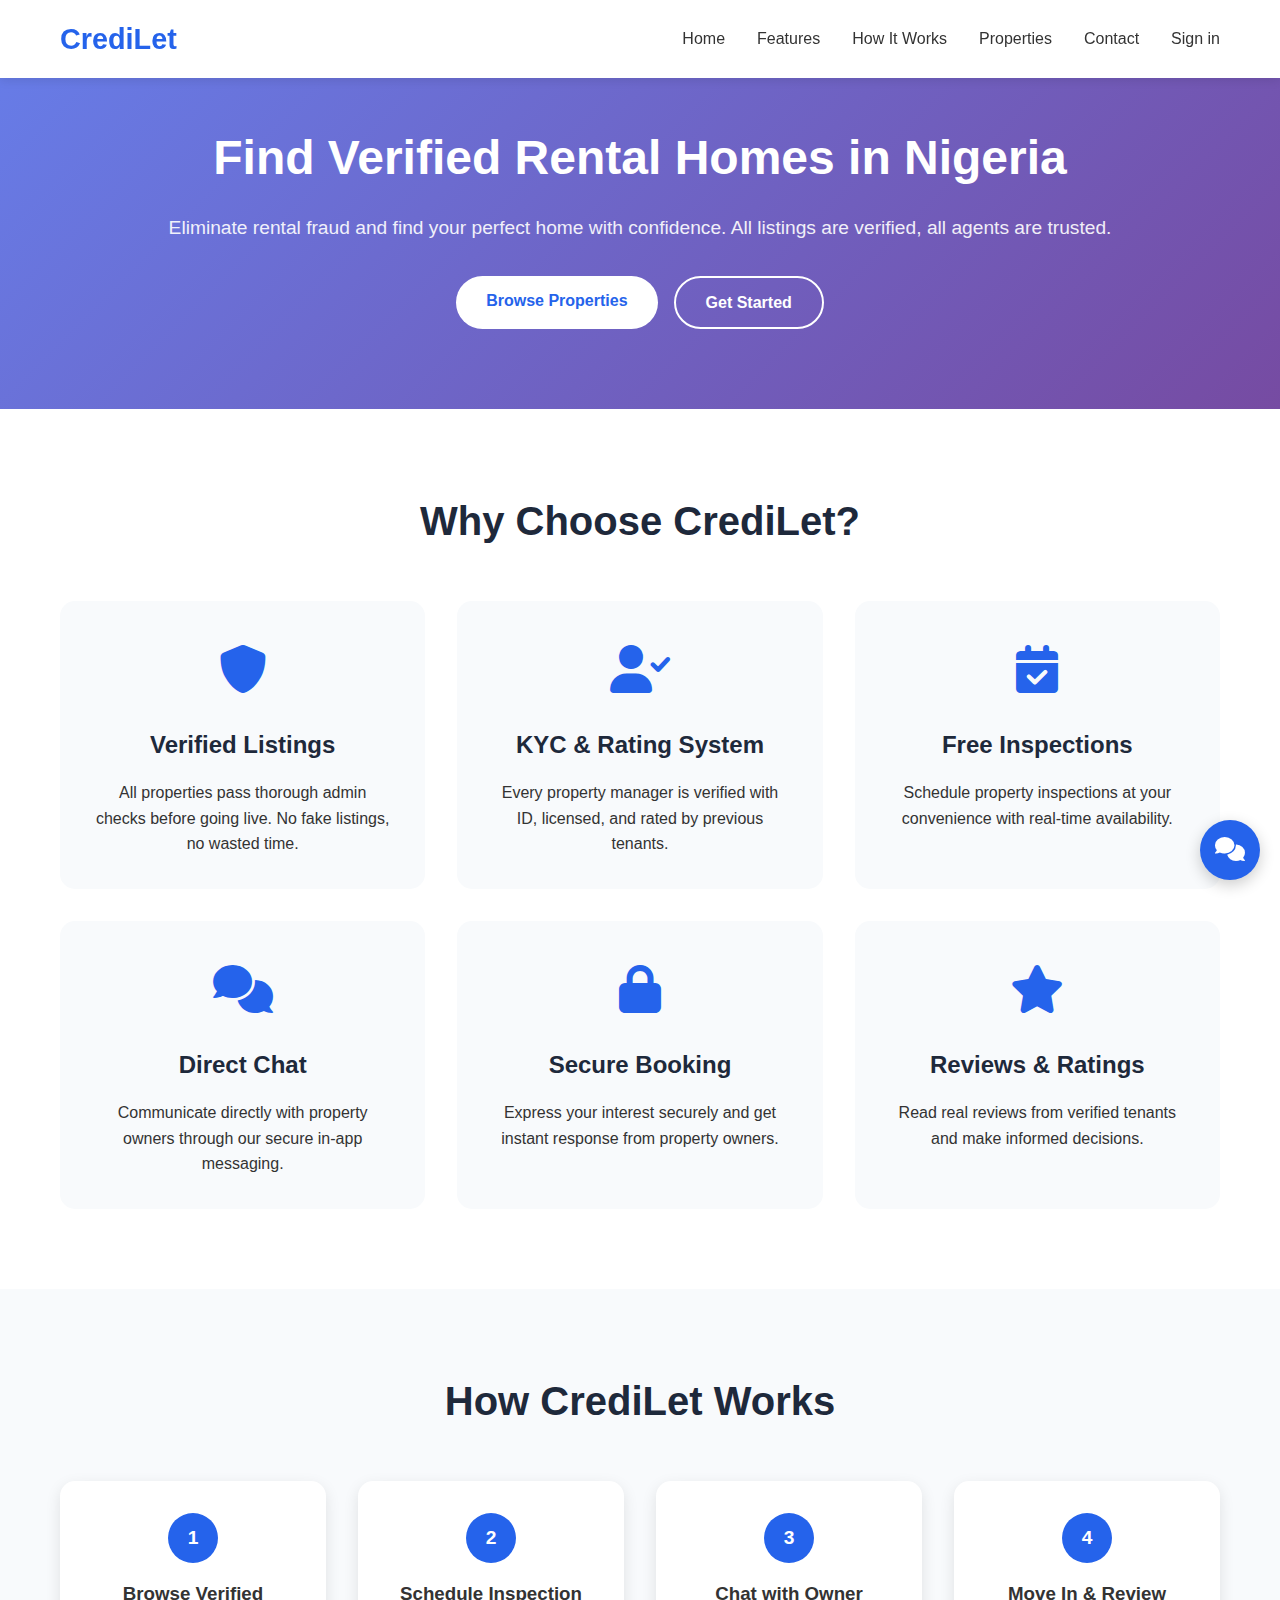
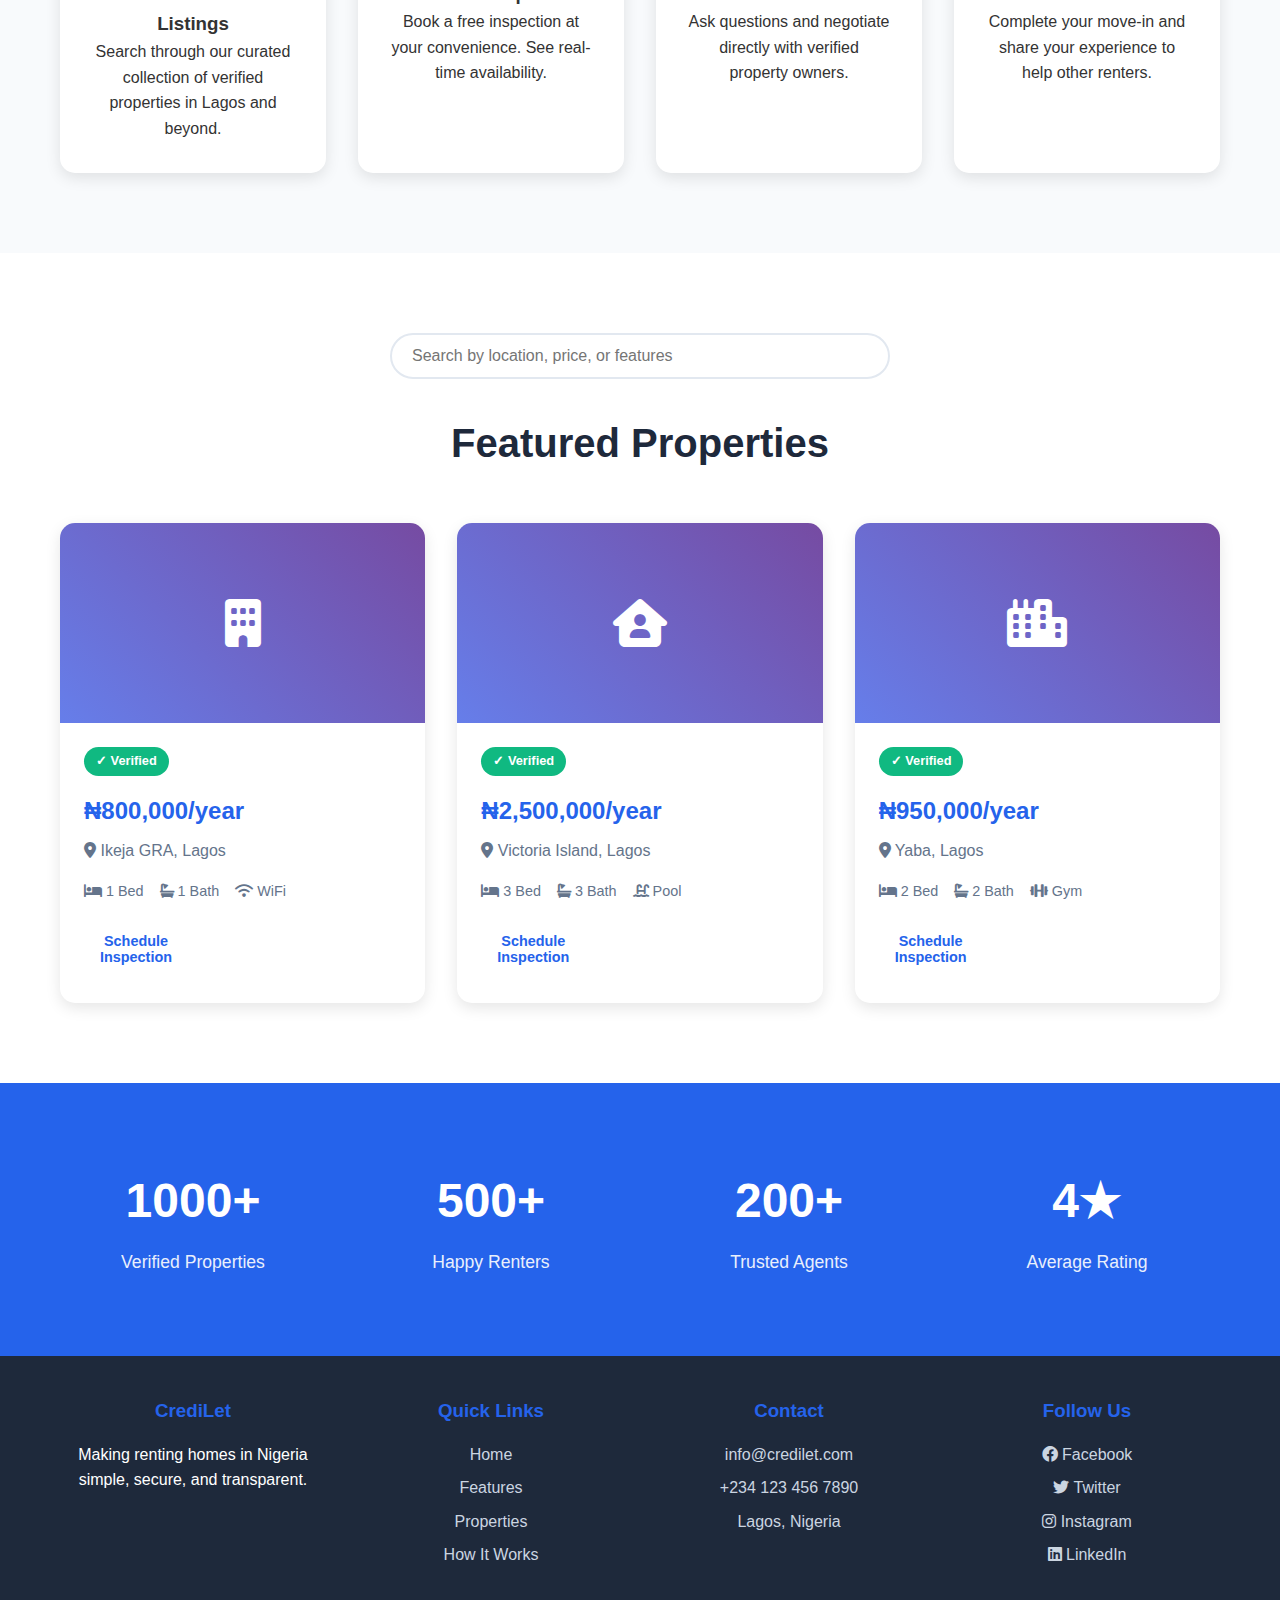
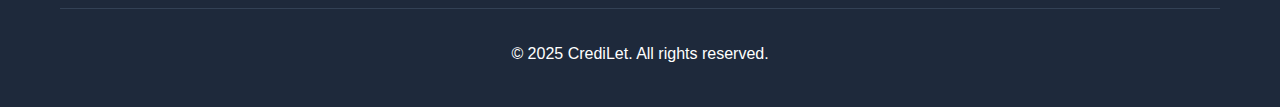
<file: index.html>
<!DOCTYPE html>
<html lang="en">
<head>
    <meta charset="UTF-8">
    <meta name="viewport" content="width=device-width, initial-scale=1.0">
    <title>CrediLet - Find Verified Rental Homes in Nigeria</title>
    <link href="https://cdnjs.cloudflare.com/ajax/libs/font-awesome/6.0.0/css/all.min.css" rel="stylesheet">
    <style>
        * {
            margin: 0;
            padding: 0;
            box-sizing: border-box;
        }

        body {
            font-family: 'Segoe UI', Tahoma, Geneva, Verdana, sans-serif;
            line-height: 1.6;
            color: #333;
            background: #f8fafc;
        }

        .container {
            max-width: 1200px;
            margin: 0 auto;
            padding: 0 20px;
        }

        /* Navigation */
        nav {
            background: #fff;
            box-shadow: 0 2px 10px rgba(0,0,0,0.1);
            position: fixed;
            width: 100%;
            top: 0;
            z-index: 1000;
        }

        .nav-container {
            display: flex;
            justify-content: space-between;
            align-items: center;
            padding: 1rem 0;
        }

        .logo {
            font-size: 1.8rem;
            font-weight: bold;
            color: #2563eb;
        }

        .nav-links {
            display: flex;
            list-style: none;
            gap: 2rem;
        }

        .nav-links a {
            text-decoration: none;
            color: #333;
            font-weight: 500;
            transition: color 0.3s;
        }

        .nav-links a:hover {
            color: #2563eb;
        }

        .mobile-menu {
            display: none;
            flex-direction: column;
            cursor: pointer;
        }

        .mobile-menu span {
            width: 25px;
            height: 3px;
            background: #333;
            margin: 3px 0;
            transition: 0.3s;
        }

        /* Hero Section */
        .hero {
            background: linear-gradient(135deg, #667eea 0%, #764ba2 100%);
            color: white;
            padding: 120px 0 80px;
            text-align: center;
        }

        .hero h1 {
            font-size: 3rem;
            margin-bottom: 1rem;
            font-weight: 700;
        }

        .hero p {
            font-size: 1.2rem;
            margin-bottom: 2rem;
            opacity: 0.9;
        }

        .cta-buttons {
            display: flex;
            gap: 1rem;
            justify-content: center;
            flex-wrap: wrap;
        }

        .btn {
            padding: 12px 30px;
            border: none;
            border-radius: 50px;
            font-size: 1rem;
            font-weight: 600;
            cursor: pointer;
            transition: all 0.3s;
            text-decoration: none;
            display: inline-block;
        }

        .btn-primary {
            background: #fff;
            color: #2563eb;
        }

        .btn-primary:hover {
            background: #f1f5f9;
            transform: translateY(-2px);
        }

        .btn-secondary {
            background: transparent;
            color: #fff;
            border: 2px solid #fff;
        }

        .btn-secondary:hover {
            background: #fff;
            color: #2563eb;
        }

        /* Features Section */
        .features {
            padding: 80px 0;
            background: #fff;
        }

        .section-title {
            text-align: center;
            font-size: 2.5rem;
            margin-bottom: 3rem;
            color: #1e293b;
        }

        .features-grid {
            display: grid;
            grid-template-columns: repeat(auto-fit, minmax(300px, 1fr));
            gap: 2rem;
            margin-top: 3rem;
        }

        .feature-card {
            background: #f8fafc;
            padding: 2rem;
            border-radius: 15px;
            text-align: center;
            transition: transform 0.3s, box-shadow 0.3s;
        }

        .feature-card:hover {
            transform: translateY(-5px);
            box-shadow: 0 10px 30px rgba(0,0,0,0.1);
        }

        .feature-icon {
            font-size: 3rem;
            color: #2563eb;
            margin-bottom: 1rem;
        }

        .feature-card h3 {
            font-size: 1.5rem;
            margin-bottom: 1rem;
            color: #1e293b;
        }

        /* How It Works */
        .how-it-works {
            padding: 80px 0;
            background: #f8fafc;
        }

        .steps-container {
            display: grid;
            grid-template-columns: repeat(auto-fit, minmax(250px, 1fr));
            gap: 2rem;
            margin-top: 3rem;
        }

        .step {
            background: #fff;
            padding: 2rem;
            border-radius: 15px;
            text-align: center;
            position: relative;
            box-shadow: 0 5px 15px rgba(0,0,0,0.1);
        }

        .step-number {
            background: #2563eb;
            color: white;
            width: 50px;
            height: 50px;
            border-radius: 50%;
            display: flex;
            align-items: center;
            justify-content: center;
            font-weight: bold;
            font-size: 1.2rem;
            margin: 0 auto 1rem;
        }

        /* Property Listings */
        .listings {
            padding: 80px 0;
            background: #fff;
        }

        .listings-grid {
            display: grid;
            grid-template-columns: repeat(auto-fit, minmax(300px, 1fr));
            gap: 2rem;
            margin-top: 3rem;
        }

        .property-card {
            background: #fff;
            border-radius: 15px;
            overflow: hidden;
            box-shadow: 0 5px 15px rgba(0,0,0,0.1);
            transition: transform 0.3s;
        }

        .property-card:hover {
            transform: translateY(-5px);
        }

        .property-image {
            width: 100%;
            height: 200px;
            background: linear-gradient(45deg, #667eea, #764ba2);
            display: flex;
            align-items: center;
            justify-content: center;
            color: white;
            font-size: 1.1rem;
        }

        .property-info {
            padding: 1.5rem;
        }

        .property-price {
            font-size: 1.5rem;
            font-weight: bold;
            color: #2563eb;
            margin-bottom: 0.5rem;
        }

        .property-location {
            color: #64748b;
            margin-bottom: 1rem;
        }

        .property-features {
            display: flex;
            gap: 1rem;
            margin-bottom: 1rem;
            font-size: 0.9rem;
            color: #64748b;
        }

        .verified-badge {
            background: #10b981;
            color: white;
            padding: 0.25rem 0.75rem;
            border-radius: 20px;
            font-size: 0.8rem;
            font-weight: 600;
            display: inline-block;
            margin-bottom: 1rem;
        }

        .property-actions {
            display: flex;
            gap: 1rem;
        }

        .btn-small {
            padding: 8px 16px;
            font-size: 0.9rem;
            border-radius: 25px;
        }

        /* Stats Section */
        .stats {
            padding: 80px 0;
            background: #2563eb;
            color: white;
        }

        .stats-grid {
            display: grid;
            grid-template-columns: repeat(auto-fit, minmax(200px, 1fr));
            gap: 2rem;
            text-align: center;
        }

        .stat-item h3 {
            font-size: 3rem;
            margin-bottom: 0.5rem;
        }

        .stat-item p {
            font-size: 1.1rem;
            opacity: 0.9;
        }

        /* Footer */
        footer {
            background: #1e293b;
            color: white;
            padding: 40px 0;
            text-align: center;
        }

        .footer-content {
            display: grid;
            grid-template-columns: repeat(auto-fit, minmax(250px, 1fr));
            gap: 2rem;
            margin-bottom: 2rem;
        }

        .footer-section h3 {
            margin-bottom: 1rem;
            color: #2563eb;
        }

        .footer-section a {
            color: #cbd5e1;
            text-decoration: none;
            display: block;
            margin-bottom: 0.5rem;
        }

        .footer-section a:hover {
            color: #2563eb;
        }

        /* Modal */
        .modal {
            display: none;
            position: fixed;
            top: 0;
            left: 0;
            width: 100%;
            height: 100%;
            background: rgba(0,0,0,0.5);
            z-index: 2000;
        }

        .modal-content {
            background: white;
            margin: 50px auto;
            padding: 2rem;
            border-radius: 15px;
            max-width: 500px;
            position: relative;
            max-height: 80vh;
            overflow-y: auto;
        }

        .close {
            position: absolute;
            right: 20px;
            top: 20px;
            font-size: 2rem;
            cursor: pointer;
            color: #64748b;
        }

        .close:hover {
            color: #333;
        }

        .form-group {
            margin-bottom: 1rem;
        }

        .form-group label {
            display: block;
            margin-bottom: 0.5rem;
            font-weight: 600;
        }

        .form-group input,
        .form-group select,
        .form-group textarea {
            width: 100%;
            padding: 10px;
            border: 2px solid #e2e8f0;
            border-radius: 8px;
            font-size: 1rem;
        }

        .form-group input:focus,
        .form-group select:focus,
        .form-group textarea:focus {
            outline: none;
            border-color: #2563eb;
        }

        /* Responsive Design */
        @media (max-width: 768px) {
            .nav-links {
                display: none;
            }
            
            .mobile-menu {
                display: flex;
            }
            
            .hero h1 {
                font-size: 2rem;
            }
            
            .hero p {
                font-size: 1rem;
            }
            
            .cta-buttons {
                flex-direction: column;
                align-items: center;
            }
            
            .section-title {
                font-size: 2rem;
            }
            
            .features-grid,
            .steps-container,
            .listings-grid {
                grid-template-columns: 1fr;
            }
            
            .property-actions {
                flex-direction: column;
            }
        }

        /* Chat Interface */
        .chat-interface {
            position: fixed;
            bottom: 20px;
            right: 20px;
            width: 300px;
            height: 400px;
            background: white;
            border-radius: 15px;
            box-shadow: 0 10px 30px rgba(0,0,0,0.2);
            display: none;
            flex-direction: column;
            z-index: 1500;
        }

        .chat-header {
            background: #2563eb;
            color: white;
            padding: 1rem;
            border-radius: 15px 15px 0 0;
            display: flex;
            justify-content: space-between;
            align-items: center;
        }

        .chat-messages {
            flex: 1;
            padding: 1rem;
            overflow-y: auto;
        }

        .chat-input {
            padding: 1rem;
            border-top: 1px solid #e2e8f0;
            display: flex;
            gap: 0.5rem;
        }

        .chat-input input {
            flex: 1;
            padding: 0.5rem;
            border: 1px solid #e2e8f0;
            border-radius: 20px;
        }

        .chat-toggle {
            position: fixed;
            bottom: 20px;
            right: 20px;
            background: #2563eb;
            color: white;
            border: none;
            border-radius: 50%;
            width: 60px;
            height: 60px;
            font-size: 1.5rem;
            cursor: pointer;
            box-shadow: 0 5px 15px rgba(0,0,0,0.2);
            z-index: 1400;
        }

        .message {
            margin-bottom: 1rem;
            padding: 0.5rem 1rem;
            border-radius: 15px;
            max-width: 80%;
        }

        .message.user {
            background: #2563eb;
            color: white;
            margin-left: auto;
        }

        .message.agent {
            background: #f1f5f9;
            color: #333;
        }
    </style>
</head>
<body>
    <!-- Navigation -->
    <nav>
        <div class="container">
            <div class="nav-container">
                <div class="logo">CrediLet</div>
                <ul class="nav-links">
                    <li><a href="#home">Home</a></li>
                    <li><a href="#features">Features</a></li>
                    <li><a href="#how-it-works">How It Works</a></li>
                    <li><a href="#listings">Properties</a></li>
                    <li><a href="#contact">Contact</a></li>
                    <li><a href="sign in.html">Sign in</a></li>
                </ul>
                <div class="mobile-menu">
                    <span></span>
                    <span></span>
                    <span></span>
                </div>
            </div>
        </div>
    </nav>

    <!-- Hero Section -->
    <section class="hero" id="home">
        <div class="container">
            <h1>Find Verified Rental Homes in Nigeria</h1>
            <p>Eliminate rental fraud and find your perfect home with confidence. All listings are verified, all agents are trusted.</p>
            <div class="cta-buttons">
                <a href="#listings" class="btn btn-primary">Browse Properties</a>
                <a href="#" class="btn btn-secondary" onclick="openModal('signupModal')">Get Started</a>
            </div>
        </div>
    </section>

    <!-- Features Section -->
    <section class="features" id="features">
        <div class="container">
            <h2 class="section-title">Why Choose CrediLet?</h2>
            <div class="features-grid">
                <div class="feature-card">
                    <div class="feature-icon">
                        <i class="fas fa-shield-alt"></i>
                    </div>
                    <h3>Verified Listings</h3>
                    <p>All properties pass thorough admin checks before going live. No fake listings, no wasted time.</p>
                </div>
                <div class="feature-card">
                    <div class="feature-icon">
                        <i class="fas fa-user-check"></i>
                    </div>
                    <h3>KYC & Rating System</h3>
                    <p>Every property manager is verified with ID, licensed, and rated by previous tenants.</p>
                </div>
                <div class="feature-card">
                    <div class="feature-icon">
                        <i class="fas fa-calendar-check"></i>
                    </div>
                    <h3>Free Inspections</h3>
                    <p>Schedule property inspections at your convenience with real-time availability.</p>
                </div>
                <div class="feature-card">
                    <div class="feature-icon">
                        <i class="fas fa-comments"></i>
                    </div>
                    <h3>Direct Chat</h3>
                    <p>Communicate directly with property owners through our secure in-app messaging.</p>
                </div>
                <div class="feature-card">
                    <div class="feature-icon">
                        <i class="fas fa-lock"></i>
                    </div>
                    <h3>Secure Booking</h3>
                    <p>Express your interest securely and get instant response from property owners.</p>
                </div>
                <div class="feature-card">
                    <div class="feature-icon">
                        <i class="fas fa-star"></i>
                    </div>
                    <h3>Reviews & Ratings</h3>
                    <p>Read real reviews from verified tenants and make informed decisions.</p>
                </div>
            </div>
        </div>
    </section>

    <!-- How It Works -->
    <section class="how-it-works" id="how-it-works">
        <div class="container">
            <h2 class="section-title">How CrediLet Works</h2>
            <div class="steps-container">
                <div class="step">
                    <div class="step-number">1</div>
                    <h3>Browse Verified Listings</h3>
                    <p>Search through our curated collection of verified properties in Lagos and beyond.</p>
                </div>
                <div class="step">
                    <div class="step-number">2</div>
                    <h3>Schedule Inspection</h3>
                    <p>Book a free inspection at your convenience. See real-time availability.</p>
                </div>
                <div class="step">
                    <div class="step-number">3</div>
                    <h3>Chat with Owner</h3>
                    <p>Ask questions and negotiate directly with verified property owners.</p>
                </div>
                <div class="step">
                    <div class="step-number">4</div>
                    <h3>Move In & Review</h3>
                    <p>Complete your move-in and share your experience to help other renters.</p>
                </div>
            </div>
        </div>
    </section>

    <!-- Property Listings -->
    <section class="listings" id="listings">
        <div class="container">
            <h2 class="section-title">
            Featured Properties</h2>
            <div class="listings-grid">
                <div class="property-card">
                    <div class="property-image">
                        <i class="fas fa-building" style="font-size: 3rem;"></i>
                    </div>
                    <div class="property-info">
                        <div class="verified-badge">✓ Verified</div>
                        <div class="property-price">₦800,000/year</div>
                        <div class="property-location">
                            <i class="fas fa-map-marker-alt"></i> Ikeja GRA, Lagos
                        </div>
                        <div class="property-features">
                            <span><i class="fas fa-bed"></i> 1 Bed</span>
                            <span><i class="fas fa-bath"></i> 1 Bath</span>
                            <span><i class="fas fa-wifi"></i> WiFi</span>
                        </div>
                        <div class="property-actions">
                            <button class="btn btn-primary btn-small" onclick="scheduleInspection('Cozy 1BR Studio')">Schedule Inspection</button>
                            <button class="btn btn-secondary btn-small" onclick="openChat('Agent Mary')">Chat Owner</button>
                        </div>
                    </div>
                </div>

                <div class="property-card">
                    <div class="property-image">
                        <i class="fas fa-house-user" style="font-size: 3rem;"></i>
                    </div>
                    <div class="property-info">
                        <div class="verified-badge">✓ Verified</div>
                        <div class="property-price">₦2,500,000/year</div>
                        <div class="property-location">
                            <i class="fas fa-map-marker-alt"></i> Victoria Island, Lagos
                        </div>
                        <div class="property-features">
                            <span><i class="fas fa-bed"></i> 3 Bed</span>
                            <span><i class="fas fa-bath"></i> 3 Bath</span>
                            <span><i class="fas fa-swimming-pool"></i> Pool</span>
                        </div>
                        <div class="property-actions">
                            <button class="btn btn-primary btn-small" onclick="scheduleInspection('Luxury 3BR Duplex')">Schedule Inspection</button>
                            <button class="btn btn-secondary btn-small" onclick="openChat('Agent David')">Chat Owner</button>
                        </div>
                    </div>
                </div>

                <div class="property-card">
                    <div class="property-image">
                        <i class="fas fa-city" style="font-size: 3rem;"></i>
                    </div>
                    <div class="property-info">
                        <div class="verified-badge">✓ Verified</div>
                        <div class="property-price">₦950,000/year</div>
                        <div class="property-location">
                            <i class="fas fa-map-marker-alt"></i> Yaba, Lagos
                        </div>
                        <div class="property-features">
                            <span><i class="fas fa-bed"></i> 2 Bed</span>
                            <span><i class="fas fa-bath"></i> 2 Bath</span>
                            <span><i class="fas fa-dumbbell"></i> Gym</span>
                        </div>
                        <div class="property-actions">
                            <button class="btn btn-primary btn-small" onclick="scheduleInspection('Tech Hub Apartment')">Schedule Inspection</button>
                            <button class="btn btn-secondary btn-small" onclick="openChat('Agent Sarah')">Chat Owner</button>
                        </div>
                    </div>
                </div>
            </div>
        </div>
    </section>

    <!-- Stats Section -->
    <section class="stats">
        <div class="container">
            <div class="stats-grid">
                <div class="stat-item">
                    <h3>1000+</h3>
                    <p>Verified Properties</p>
                </div>
                <div class="stat-item">
                    <h3>500+</h3>
                    <p>Happy Renters</p>
                </div>
                <div class="stat-item">
                    <h3>200+</h3>
                    <p>Trusted Agents</p>
                </div>
                <div class="stat-item">
                    <h3>4★</h3>
                    <p>Average Rating</p>
                </div>
            </div>
        </div>
    </section>

    <!-- Footer -->
    <footer id="contact">
        <div class="container">
            <div class="footer-content">
                <div class="footer-section">
                    <h3>CrediLet</h3>
                    <p>Making renting homes in Nigeria simple, secure, and transparent.</p>
                </div>
                <div class="footer-section">
                    <h3>Quick Links</h3>
                    <a href="#home">Home</a>
                    <a href="#features">Features</a>
                    <a href="#listings">Properties</a>
                    <a href="#how-it-works">How It Works</a>
                </div>
                <div class="footer-section">
                    <h3>Contact</h3>
                    <a href="mailto:info@credilet.com">info@credilet.com</a>
                    <a href="tel:+2341234567890">+234 123 456 7890</a>
                    <a href="#">Lagos, Nigeria</a>
                </div>
                <div class="footer-section">
                    <h3>Follow Us</h3>
                    <a href="#"><i class="fab fa-facebook"></i> Facebook</a>
                    <a href="#"><i class="fab fa-twitter"></i> Twitter</a>
                    <a href="#"><i class="fab fa-instagram"></i> Instagram</a>
                    <a href="#"><i class="fab fa-linkedin"></i> LinkedIn</a>
                </div>
            </div>
            <div style="text-align: center; padding-top: 2rem; border-top: 1px solid #334155;">
                <p>&copy; 2025 CrediLet. All rights reserved.</p>
            </div>
        </div>
    </footer>

    <!-- Modals -->
    <div id="signupModal" class="modal">
        <div class="modal-content">
            <span class="close" onclick="closeModal('signupModal')">&times;</span>
            <h2>Get Started with CrediLet</h2>
            <form id="signupForm">
                <div class="form-group">
                    <label for="name">Full Name</label>
                    <input type="text" id="name" name="name" required>
                </div>
                <div class="form-group">
                    <label for="email">Email Address</label>
                    <input type="email" id="email" name="email" required>
                </div>
                <div class="form-group">
                    <label for="phone">Phone Number</label>
                    <input type="tel" id="phone" name="phone" required>
                </div>
                <div class="form-group">
                    <label for="userType">I am a:</label>
                    <select id="userType" name="userType" required>
                        <option value="">Select one</option>
                        <option value="renter">Renter</option>
                        <option value="agent">Property Agent</option>
                    </select>
                </div>
                <button type="submit" class="btn btn-primary" style="width: 100%;">Sign Up</button>
            </form>
        </div>
    </div>

    <div id="inspectionModal" class="modal">
        <div class="modal-content">
            <span class="close" onclick="closeModal('inspectionModal')">&times;</span>
            <h2>Schedule Inspection</h2>
            <form id="inspectionForm">
                <div class="form-group">
                    <label for="propertyName">Property</label>
                    <input type="text" id="propertyName" name="propertyName" readonly>
                </div>
                <div class="form-group">
                    <label for="inspectionDate">Preferred Date</label>
                    <input type="date" id="inspectionDate" name="inspectionDate" required>
                </div>
                <div class="form-group">
                    <label for="inspectionTime">Preferred Time</label>
                    <select id="inspectionTime" name="inspectionTime" required>
                        <option value="">Select time</option>
                        <option value="09:00">9:00 AM</option>
                        <option value="10:00">10:00 AM</option>
                        <option value="11:00">11:00 AM</option>
                        <option value="14:00">2:00 PM</option>
                        <option value="15:00">3:00 PM</option>
                        <option value="16:00">4:00 PM</option>
                    </select>
                </div>
                <div class="form-group">
                    <label for="inspectionType">Inspection Type</label>
                    <select id="inspectionType" name="inspectionType" required>
                        <option value="">Select type</option>
                        <option value="physical">Physical Inspection</option>
                        <option value="virtual">Virtual Tour</option>
                    </select>
                </div>
                <button type="submit" class="btn btn-primary" style="width: 100%;">Schedule Inspection</button>
            </form>
        </div>
    </div>

    <!-- Chat Interface -->
    <div class="chat-interface" id="chatInterface">
        <div class="chat-header">
            <span id="chatAgent">Agent John</span>
            <button onclick="closeChat()" style="background: none; border: none; color: white; cursor: pointer;">×</button>
        </div>
        <div class="chat-messages" id="chatMessages">
            <div class="message agent">
                <p>Hello! I'm here to help you with this property. How can I assist you today?</p>
            </div>
        </div>
        <div class="chat-input">
            <input type="text" id="chatInput" placeholder="Type your message..." onkeypress="handleChatKeyPress(event)">
            <button onclick="sendMessage()" class="btn btn-primary btn-small">Send</button>
        </div>
    </div>

    <button class="chat-toggle" onclick="toggleChat()" id="chatToggle">
        <i class="fas fa-comments"></i>
    </button>

    <script>
        // Mobile menu toggle
        const mobileMenu = document.querySelector('.mobile-menu');
        const navLinks = document.querySelector('.nav-links');
        
        mobileMenu.addEventListener('click', () => {
            navLinks.style.display = navLinks.style.display === 'flex' ? 'none' : 'flex';
        });

        // Smooth scrolling for navigation links
        document.querySelectorAll('a[href^="#"]').forEach(anchor => {
            anchor.addEventListener('click', function (e) {
                e.preventDefault();
                const target = document.querySelector(this.getAttribute('href'));
                if (target) {
                    target.scrollIntoView({
                        behavior: 'smooth',
                        block: 'start'
                    });
                }
            });
        });

        // Modal functions
        function openModal(modalId) {
            document.getElementById(modalId).style.display = 'block';
        }

        function closeModal(modalId) {
            document.getElementById(modalId).style.display = 'none';
        }

        // Close modal when clicking outside
        window.onclick = function(event) {
            if (event.target.classList.contains('modal')) {
                event.target.style.display = 'none';
            }
        }

        // Schedule inspection function
        function scheduleInspection(propertyName) {
            document.getElementById('propertyName').value = propertyName;
            openModal('inspectionModal');
        }

        // Chat functions
        let chatVisible = false;
        
        function openChat(agentName) {
            document.getElementById('chatAgent').textContent = agentName;
            document.getElementById('chatInterface').style.display = 'flex';
            document.getElementById('chatToggle').style.display = 'none';
            chatVisible = true;
            
            // Clear previous messages and add welcome message
            const chatMessages = document.getElementById('chatMessages');
            chatMessages.innerHTML = `
                <div class="message agent">
                    <p>Hello! I'm ${agentName}. I'm here to help you with this property. How can I assist you today?</p>
                </div>
            `;
        }

        function closeChat() {
            document.getElementById('chatInterface').style.display = 'none';
            document.getElementById('chatToggle').style.display = 'block';
            chatVisible = false;
        }

        function toggleChat() {
            if (chatVisible) {
                closeChat();
            } else {
                openChat('Support Agent');
            }
        }

        function sendMessage() {
            const input = document.getElementById('chatInput');
            const message = input.value.trim();
            
            if (message) {
                const chatMessages = document.getElementById('chatMessages');
                
                // Add user message
                const userMessage = document.createElement('div');
                userMessage.className = 'message user';
                userMessage.innerHTML = `<p>${message}</p>`;
                chatMessages.appendChild(userMessage);
                
                // Clear input
                input.value = '';
                
                // Simulate agent response
                setTimeout(() => {
                    const agentMessage = document.createElement('div');
                    agentMessage.className = 'message agent';
                    agentMessage.innerHTML = `<p>${getAgentResponse(message)}</p>`;
                    chatMessages.appendChild(agentMessage);
                    chatMessages.scrollTop = chatMessages.scrollHeight;
                }, 1000);
                
                chatMessages.scrollTop = chatMessages.scrollHeight;
            }
        }

        function handleChatKeyPress(event) {
            if (event.key === 'Enter') {
                sendMessage();
            }
        }

        function getAgentResponse(userMessage) {
            const responses = [
                "Thank you for your interest! This property is available for viewing. Would you like to schedule an inspection?",
                "Great question! The property includes all the amenities listed. When would you like to visit?",
                "I'd be happy to provide more details. The rent is negotiable based on lease terms.",
                "This is a verified property with all documents ready. We can arrange a viewing today if you'd like.",
                "The property is in excellent condition and ready for immediate occupancy. Any specific questions?",
                "Perfect! I can show you around the property. What's your preferred time for inspection?"
            ];
            
            return responses[Math.floor(Math.random() * responses.length)];
        }

        // Form submissions
        document.getElementById('signupForm').addEventListener('submit', function(e) {
            e.preventDefault();
            
            // Get form data
            const formData = new FormData(this);
            const userData = Object.fromEntries(formData);
            
            // Simulate successful signup
            alert('Welcome to CrediLet! Your account has been created successfully.');
            closeModal('signupModal');
            
            // Reset form
            this.reset();
        });

        document.getElementById('inspectionForm').addEventListener('submit', function(e) {
            e.preventDefault();
            
            // Get form data
            const formData = new FormData(this);
            const inspectionData = Object.fromEntries(formData);
            
            // Simulate successful booking
            alert(`Inspection scheduled successfully!\n\nProperty: ${inspectionData.propertyName}\nDate: ${inspectionData.inspectionDate}\nTime: ${inspectionData.inspectionTime}\nType: ${inspectionData.inspectionType}\n\nYou will receive a confirmation email shortly.`);
            closeModal('inspectionModal');
            
            // Reset form
            this.reset();
        });

        // Secure apartment function
        function secureApartment(propertyName) {
            if (confirm(`Are you sure you want to express interest in securing "${propertyName}"? This will notify the property owner of your intent.`)) {
                alert(`Great! Your interest in "${propertyName}" has been sent to the property owner. They will contact you within 24 hours to discuss next steps.`);
            }
        }

        // Add secure apartment buttons to existing properties
        document.addEventListener('DOMContentLoaded', function() {
            const propertyCards = document.querySelectorAll('.property-card');
            
            propertyCards.forEach((card, index) => {
                const propertyActions = card.querySelector('.property-actions');
                const propertyPrice = card.querySelector('.property-price').textContent;
                const propertyLocation = card.querySelector('.property-location').textContent;
                
                // Add secure button
                const secureBtn = document.createElement('button');
                secureBtn.className = 'btn btn-secondary btn-small';
                secureBtn.textContent = 'Secure Now';
                secureBtn.style.marginTop = '0.5rem';
                secureBtn.style.width = '100%';
                
                const propertyNames = [
                    'Modern 2BR Apartment',
                    'Cozy 1BR Studio', 
                    'Luxury 3BR Duplex',
                    'Tech Hub Apartment'
                ];
                
                secureBtn.onclick = () => secureApartment(propertyNames[index]);
                propertyActions.appendChild(secureBtn);
            });
        });

        // Animate stats on scroll
        const observerOptions = {
            threshold: 0.5,
            rootMargin: '0px 0px -100px 0px'
        };

        const observer = new IntersectionObserver((entries) => {
            entries.forEach(entry => {
                if (entry.isIntersecting) {
                    const statNumbers = entry.target.querySelectorAll('.stat-item h3');
                    statNumbers.forEach(stat => {
                        const finalValue = stat.textContent;
                        const numValue = parseInt(finalValue.replace(/[^\d]/g, ''));
                        
                        if (numValue) {
                            animateNumber(stat, 0, numValue, finalValue);
                        }
                    });
                }
            });
        }, observerOptions);

        observer.observe(document.querySelector('.stats'));

        function animateNumber(element, start, end, finalText) {
            const duration = 2000;
            const startTime = performance.now();
            
            function updateNumber(currentTime) {
                const elapsed = currentTime - startTime;
                const progress = Math.min(elapsed / duration, 1);
                
                const current = Math.floor(start + (end - start) * progress);
                element.textContent = finalText.replace(/\d+/, current);
                
                if (progress < 1) {
                    requestAnimationFrame(updateNumber);
                }
            }
            
            requestAnimationFrame(updateNumber);
        }

        // Add floating notification for user actions
        function showNotification(message, type = 'success') {
            const notification = document.createElement('div');
            notification.style.cssText = `
                position: fixed;
                top: 100px;
                right: 20px;
                background: ${type === 'success' ? '#10b981' : '#ef4444'};
                color: white;
                padding: 1rem 1.5rem;
                border-radius: 8px;
                box-shadow: 0 5px 15px rgba(0,0,0,0.2);
                z-index: 2000;
                animation: slideIn 0.3s ease-out;
                max-width: 300px;
                word-wrap: break-word;
            `;
            
            // Add slide-in animation
            const style = document.createElement('style');
            style.textContent = `
                @keyframes slideIn {
                    from { transform: translateX(100%); opacity: 0; }
                    to { transform: translateX(0); opacity: 1; }
                }
            `;
            document.head.appendChild(style);
            
            notification.textContent = message;
            document.body.appendChild(notification);
            
            setTimeout(() => {
                notification.remove();
                style.remove();
            }, 4000);
        }

        // Add loading states to buttons
        function addLoadingState(button, text = 'Loading...') {
            const originalText = button.textContent;
            button.textContent = text;
            button.disabled = true;
            
            setTimeout(() => {
                button.textContent = originalText;
                button.disabled = false;
            }, 2000);
        }

        // Enhance button interactions
        document.querySelectorAll('.btn').forEach(button => {
            button.addEventListener('click', function() {
                if (this.textContent.includes('Schedule') || this.textContent.includes('Chat') || this.textContent.includes('Secure')) {
                    addLoadingState(this);
                }
            });
        });

        // Set minimum date for inspection to today
        document.getElementById('inspectionDate').min = new Date().toISOString().split('T')[0];

        // Add property search functionality
        function addSearchFeature() {
            const searchHTML = `
                <div style="text-align: center; margin-bottom: 2rem;">
                    <input type="text" id="propertySearch" placeholder="Search by location, price, or features" 
                           style="width: 100%; max-width: 500px; padding: 12px 20px; border: 2px solid #e2e8f0; border-radius: 25px; font-size: 1rem;">
                </div>
            `;
            
            document.querySelector('.listings .container').insertAdjacentHTML('afterbegin', searchHTML);
            
            // Add search functionality
            document.getElementById('propertySearch').addEventListener('input', function(e) {
                const searchTerm = e.target.value.toLowerCase();
                const propertyCards = document.querySelectorAll('.property-card');
                
                propertyCards.forEach(card => {
                    const text = card.textContent.toLowerCase();
                    card.style.display = text.includes(searchTerm) ? 'block' : 'none';
                });
            });
        }

        // Initialize search feature
        document.addEventListener('DOMContentLoaded', addSearchFeature);
    </script>
</body>
</html>
</file>
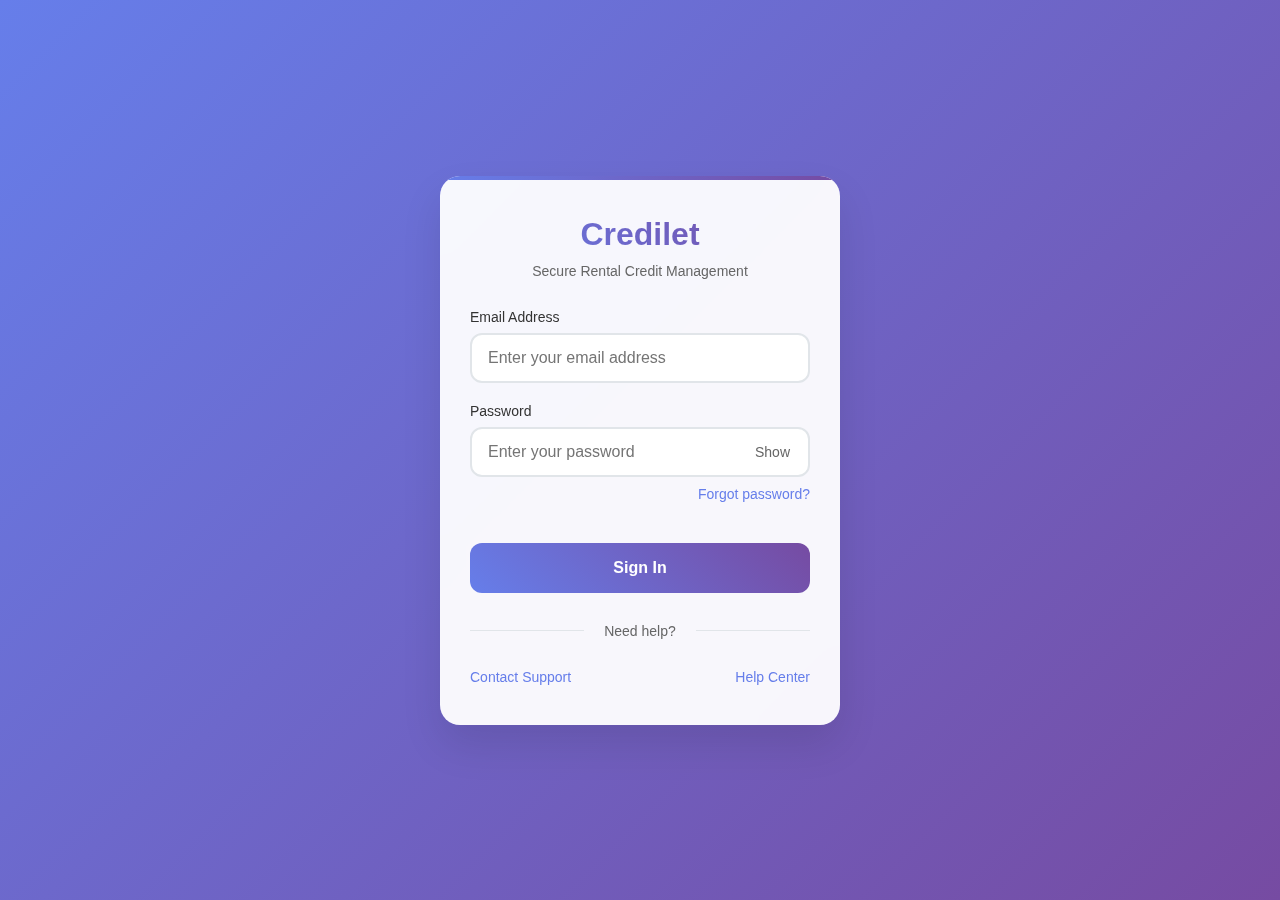
<file: sign in.html>
<!DOCTYPE html>
<html lang="en">
<head>
    <meta charset="UTF-8">
    <meta name="viewport" content="width=device-width, initial-scale=1.0">
    <title>Sign In - Credilet</title>
    <style>
        * {
            margin: 0;
            padding: 0;
            box-sizing: border-box;
        }

        body {
            font-family: 'Segoe UI', Tahoma, Geneva, Verdana, sans-serif;
            background: linear-gradient(135deg, #667eea 0%, #764ba2 100%);
            min-height: 100vh;
            display: flex;
            align-items: center;
            justify-content: center;
            padding: 20px;
        }

        .container {
            background: rgba(255, 255, 255, 0.95);
            backdrop-filter: blur(10px);
            border-radius: 20px;
            box-shadow: 0 20px 40px rgba(0, 0, 0, 0.1);
            width: 100%;
            max-width: 400px;
            padding: 40px 30px;
            text-align: center;
            position: relative;
            overflow: hidden;
        }

        .container::before {
            content: '';
            position: absolute;
            top: 0;
            left: 0;
            right: 0;
            height: 4px;
            background: linear-gradient(90deg, #667eea, #764ba2);
        }

        .logo {
            font-size: 32px;
            font-weight: bold;
            color: #333;
            margin-bottom: 10px;
            background: linear-gradient(45deg, #667eea, #764ba2);
            -webkit-background-clip: text;
            -webkit-text-fill-color: transparent;
            background-clip: text;
        }

        .tagline {
            color: #666;
            font-size: 14px;
            margin-bottom: 30px;
        }

        .form-group {
            margin-bottom: 20px;
            text-align: left;
        }

        .form-group label {
            display: block;
            margin-bottom: 8px;
            color: #333;
            font-weight: 500;
            font-size: 14px;
        }

        .form-group input {
            width: 100%;
            padding: 14px 16px;
            border: 2px solid #e1e5e9;
            border-radius: 12px;
            font-size: 16px;
            transition: all 0.3s ease;
            background: white;
        }

        .form-group input:focus {
            outline: none;
            border-color: #667eea;
            box-shadow: 0 0 0 3px rgba(102, 126, 234, 0.1);
            transform: translateY(-1px);
        }

        .password-container {
            position: relative;
        }

        .password-toggle {
            position: absolute;
            right: 16px;
            top: 50%;
            transform: translateY(-50%);
            background: none;
            border: none;
            color: #666;
            cursor: pointer;
            font-size: 14px;
            padding: 4px;
        }

        .password-toggle:hover {
            color: #667eea;
        }

        .forgot-password {
            text-align: right;
            margin-top: 8px;
        }

        .forgot-password a {
            color: #667eea;
            text-decoration: none;
            font-size: 14px;
            transition: color 0.3s ease;
        }

        .forgot-password a:hover {
            color: #764ba2;
            text-decoration: underline;
        }

        .sign-in-btn {
            width: 100%;
            padding: 16px;
            background: linear-gradient(45deg, #667eea, #764ba2);
            color: white;
            border: none;
            border-radius: 12px;
            font-size: 16px;
            font-weight: 600;
            cursor: pointer;
            transition: all 0.3s ease;
            margin-top: 20px;
            position: relative;
            overflow: hidden;
        }

        .sign-in-btn::before {
            content: '';
            position: absolute;
            top: 0;
            left: -100%;
            width: 100%;
            height: 100%;
            background: linear-gradient(90deg, transparent, rgba(255, 255, 255, 0.2), transparent);
            transition: left 0.5s ease;
        }

        .sign-in-btn:hover::before {
            left: 100%;
        }

        .sign-in-btn:hover {
            transform: translateY(-2px);
            box-shadow: 0 10px 25px rgba(102, 126, 234, 0.3);
        }

        .sign-in-btn:active {
            transform: translateY(0);
        }

        .divider {
            display: flex;
            align-items: center;
            margin: 30px 0;
            color: #666;
            font-size: 14px;
        }

        .divider::before,
        .divider::after {
            content: '';
            flex: 1;
            height: 1px;
            background: #e1e5e9;
        }

        .divider span {
            padding: 0 20px;
        }

        .help-links {
            display: flex;
            justify-content: space-between;
            margin-top: 20px;
        }

        .help-links a {
            color: #667eea;
            text-decoration: none;
            font-size: 14px;
            transition: color 0.3s ease;
        }

        .help-links a:hover {
            color: #764ba2;
            text-decoration: underline;
        }

        .error-message {
            background: #fee;
            color: #c53030;
            padding: 12px;
            border-radius: 8px;
            margin-bottom: 20px;
            font-size: 14px;
            display: none;
        }

        .success-message {
            background: #f0fff4;
            color: #38a169;
            padding: 12px;
            border-radius: 8px;
            margin-bottom: 20px;
            font-size: 14px;
            display: none;
        }

        /* Loading animation */
        .loading {
            display: inline-block;
            width: 20px;
            height: 20px;
            border: 2px solid #ffffff;
            border-radius: 50%;
            border-top-color: transparent;
            animation: spin 1s ease-in-out infinite;
        }

        @keyframes spin {
            to { transform: rotate(360deg); }
        }

        /* Dashboard Selection Modal */
        .modal-overlay {
            display: none;
            position: fixed;
            top: 0;
            left: 0;
            width: 100%;
            height: 100%;
            background: rgba(0, 0, 0, 0.5);
            backdrop-filter: blur(5px);
            z-index: 1000;
            animation: fadeIn 0.3s ease;
        }

        .modal-content {
            position: absolute;
            top: 50%;
            left: 50%;
            transform: translate(-50%, -50%);
            background: white;
            border-radius: 20px;
            padding: 40px 30px;
            width: 90%;
            max-width: 450px;
            text-align: center;
            animation: slideIn 0.3s ease;
        }

        .modal-title {
            font-size: 24px;
            font-weight: bold;
            color: #333;
            margin-bottom: 10px;
        }

        .modal-subtitle {
            color: #666;
            font-size: 14px;
            margin-bottom: 30px;
        }

        .dashboard-options {
            display: flex;
            flex-direction: column;
            gap: 15px;
        }

        .dashboard-option {
            padding: 20px;
            border: 2px solid #e1e5e9;
            border-radius: 12px;
            cursor: pointer;
            transition: all 0.3s ease;
            background: white;
            text-align: left;
        }

        .dashboard-option:hover {
            border-color: #667eea;
            transform: translateY(-2px);
            box-shadow: 0 8px 20px rgba(102, 126, 234, 0.15);
        }

        .dashboard-option.selected {
            border-color: #667eea;
            background: linear-gradient(45deg, rgba(102, 126, 234, 0.1), rgba(118, 75, 162, 0.1));
        }

        .option-icon {
            font-size: 24px;
            margin-bottom: 10px;
            display: block;
        }

        .option-title {
            font-size: 16px;
            font-weight: 600;
            color: #333;
            margin-bottom: 5px;
        }

        .option-description {
            font-size: 14px;
            color: #666;
            line-height: 1.4;
        }

        .modal-actions {
            display: flex;
            gap: 15px;
            margin-top: 30px;
        }

        .modal-btn {
            flex: 1;
            padding: 12px 20px;
            border: none;
            border-radius: 8px;
            font-size: 14px;
            font-weight: 500;
            cursor: pointer;
            transition: all 0.3s ease;
        }

        .modal-btn.cancel {
            background: #f8f9fa;
            color: #666;
        }

        .modal-btn.cancel:hover {
            background: #e9ecef;
        }

        .modal-btn.proceed {
            background: linear-gradient(45deg, #667eea, #764ba2);
            color: white;
        }

        .modal-btn.proceed:hover {
            transform: translateY(-1px);
            box-shadow: 0 5px 15px rgba(102, 126, 234, 0.3);
        }

        .modal-btn.proceed:disabled {
            opacity: 0.6;
            cursor: not-allowed;
            transform: none;
        }

        /* Mobile Optimizations */
        @media (max-width: 480px) {
            .container {
                padding: 30px 20px;
                margin: 10px;
            }

            .logo {
                font-size: 28px;
            }

            .form-group input {
                font-size: 16px;
            }

            .help-links {
                flex-direction: column;
                gap: 10px;
                text-align: center;
            }

            .modal-content {
                padding: 30px 20px;
                margin: 20px;
            }

            .modal-actions {
                flex-direction: column;
            }

            .dashboard-options {
                gap: 12px;
            }

            .dashboard-option {
                padding: 15px;
            }
        }

        /* Animations */
        .fade-in {
            animation: fadeIn 0.5s ease-in;
        }

        @keyframes fadeIn {
            from { opacity: 0; transform: translateY(20px); }
            to { opacity: 1; transform: translateY(0); }
        }

        @keyframes slideIn {
            from { opacity: 0; transform: translate(-50%, -60%); }
            to { opacity: 1; transform: translate(-50%, -50%); }
        }
    </style>
</head>
<body>
    <div class="container fade-in">
        <div class="logo">Credilet</div>
        <div class="tagline">Secure Rental Credit Management</div>
        
        <div class="error-message" id="error-message"></div>
        <div class="success-message" id="success-message"></div>

        <form id="signin-form">
            <div class="form-group">
                <label for="email">Email Address</label>
                <input type="email" id="email" name="email" required placeholder="Enter your email address">
            </div>

            <div class="form-group">
                <label for="password">Password</label>
                <div class="password-container">
                    <input type="password" id="password" name="password" required placeholder="Enter your password">
                    <button type="button" class="password-toggle" id="password-toggle">Show</button>
                </div>
                <div class="forgot-password">
                    <a href="#" id="forgot-password-link">Forgot password?</a>
                </div>
            </div>

            <button type="submit" class="sign-in-btn" id="signin-btn">
                <span id="btn-text">Sign In</span>
                <div class="loading" id="loading" style="display: none;"></div>
            </button>
        </form>

        <div class="divider">
            <span>Need help?</span>
        </div>

        <div class="help-links">
            <a href="#" id="support-link">Contact Support</a>
            <a href="#" id="help-center-link">Help Center</a>
        </div>
    </div>

    <!-- Dashboard Selection Modal -->
    <div class="modal-overlay" id="dashboard-modal">
        <div class="modal-content">
            <div class="modal-title">Welcome back!</div>
            <div class="modal-subtitle">Please select your dashboard to continue</div>
            
            <div class="dashboard-options">
                <div class="dashboard-option" data-dashboard="renter">
                    <span class="option-icon">🏠</span>
                    <div class="option-title">Renter Dashboard</div>
                    <div class="option-description">Access your rental applications, credit reports, and property searches</div>
                </div>
                
                <div class="dashboard-option" data-dashboard="agent">
                    <span class="option-icon">🏢</span>
                    <div class="option-title">Property Agent Dashboard</div>
                    <div class="option-description">Manage properties, review tenant applications, and handle leases</div>
                </div>
                
                <div class="dashboard-option" data-dashboard="admin">
                    <span class="option-icon">⚙️</span>
                    <div class="option-title">Admin Dashboard</div>
                    <div class="option-description">System administration, user management, and platform analytics</div>
                </div>
            </div>

            <div class="modal-actions">
                <button class="modal-btn cancel" id="cancel-btn">Cancel</button>
                <button class="modal-btn proceed" id="proceed-btn" disabled>Continue</button>
            </div>
        </div>
    </div>

    <script>
        let selectedDashboard = null;

        // Password toggle functionality
        const passwordToggle = document.getElementById('password-toggle');
        const passwordInput = document.getElementById('password');

        passwordToggle.addEventListener('click', () => {
            const type = passwordInput.getAttribute('type') === 'password' ? 'text' : 'password';
            passwordInput.setAttribute('type', type);
            passwordToggle.textContent = type === 'password' ? 'Show' : 'Hide';
        });

        // Form submission
        const signinForm = document.getElementById('signin-form');
        const signinBtn = document.getElementById('signin-btn');
        const btnText = document.getElementById('btn-text');
        const loading = document.getElementById('loading');
        const errorMessage = document.getElementById('error-message');
        const successMessage = document.getElementById('success-message');
        const dashboardModal = document.getElementById('dashboard-modal');

        function showError(message) {
            errorMessage.textContent = message;
            errorMessage.style.display = 'block';
            successMessage.style.display = 'none';
            setTimeout(() => {
                errorMessage.style.display = 'none';
            }, 5000);
        }

        function showSuccess(message) {
            successMessage.textContent = message;
            successMessage.style.display = 'block';
            errorMessage.style.display = 'none';
            setTimeout(() => {
                successMessage.style.display = 'none';
            }, 3000);
        }

        function showDashboardModal() {
            dashboardModal.style.display = 'block';
            document.body.style.overflow = 'hidden';
        }

        function hideDashboardModal() {
            dashboardModal.style.display = 'none';
            document.body.style.overflow = 'auto';
            selectedDashboard = null;
            document.querySelectorAll('.dashboard-option').forEach(option => {
                option.classList.remove('selected');
            });
            document.getElementById('proceed-btn').disabled = true;
        }

        signinForm.addEventListener('submit', (e) => {
            e.preventDefault();
            
            const email = document.getElementById('email').value;
            const password = document.getElementById('password').value;
            
            if (!email || !password) {
                showError('Please fill in all fields');
                return;
            }

            // Show loading state
            signinBtn.disabled = true;
            btnText.style.display = 'none';
            loading.style.display = 'inline-block';

            // Simulate API call
            setTimeout(() => {
                // Reset button state
                signinBtn.disabled = false;
                btnText.style.display = 'inline';
                loading.style.display = 'none';

                // Simulate authentication
                if (email === 'demo@credilet.com' && password === 'demo123') {
                    showSuccess('Authentication successful!');
                    setTimeout(() => {
                        showDashboardModal();
                    }, 1000);
                } else {
                    showError('Invalid email or password. Please try again.');
                }
            }, 2000);
        });

        // Dashboard selection
        const dashboardOptions = document.querySelectorAll('.dashboard-option');
        const proceedBtn = document.getElementById('proceed-btn');
        const cancelBtn = document.getElementById('cancel-btn');

        dashboardOptions.forEach(option => {
            option.addEventListener('click', () => {
                dashboardOptions.forEach(opt => opt.classList.remove('selected'));
                option.classList.add('selected');
                selectedDashboard = option.dataset.dashboard;
                proceedBtn.disabled = false;
            });
        });

        proceedBtn.addEventListener('click', () => {
            if (selectedDashboard) {
                showSuccess(`Redirecting to ${selectedDashboard} dashboard...`);
                setTimeout(() => {
                    // Redirect to selected dashboard
                    switch(selectedDashboard) {
                        case 'renter':
                            window.location.href = 'renter-dashboard.html';
                            break;
                        case 'agent':
                            window.location.href = 'agent-dashboard.html';
                            break;
                        case 'admin':
                            window.location.href = 'admin-dashboard.html';
                            break;
                        default:
                            window.location.href = 'dashboard.html';
                    }
                }, 1500);
                hideDashboardModal();
            }
        });

        cancelBtn.addEventListener('click', () => {
            hideDashboardModal();
        });

        // Close modal when clicking outside
        dashboardModal.addEventListener('click', (e) => {
            if (e.target === dashboardModal) {
                hideDashboardModal();
            }
        });

        // ESC key to close modal
        document.addEventListener('keydown', (e) => {
            if (e.key === 'Escape' && dashboardModal.style.display === 'block') {
                hideDashboardModal();
            }
        });

        // Clickable links
        document.getElementById('forgot-password-link').addEventListener('click', (e) => {
            e.preventDefault();
            window.location.href = '/forgot-password';
        });

        document.getElementById('support-link').addEventListener('click', (e) => {
            e.preventDefault();
            window.location.href = '/support';
        });

        document.getElementById('help-center-link').addEventListener('click', (e) => {
            e.preventDefault();
            window.location.href = '/help';
        });

        // Mobile optimization: Prevent zoom on input focus
        const inputs = document.querySelectorAll('input');
        inputs.forEach(input => {
            input.addEventListener('focus', () => {
                input.style.fontSize = '16px';
            });
        });
    </script>
</body>
</html>
</file>
